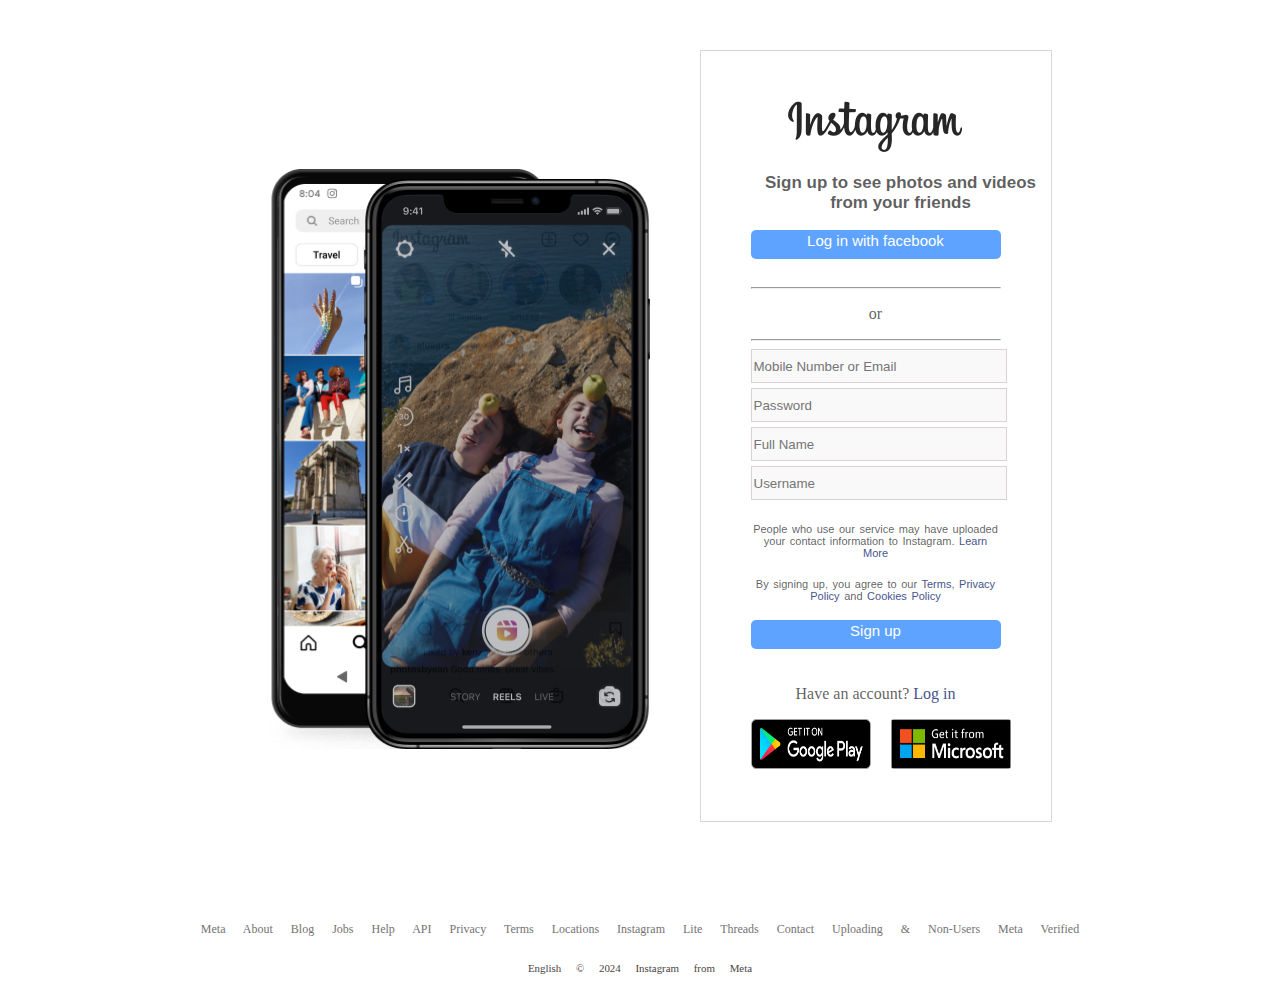
<file: instagram.html>
<!DOCTYPE html>
<html lang="en">
<head>
    <meta charset="UTF-8">
    <meta name="viewport" content="width=device-width, initial-scale=1.0">
    <title>Instagram</title>
    <link rel="stylesheet" href="styles.css">
</head>
<body>
    <section class="section">
        <div class="div1">
            <img src="instagram2.png" alt="">
        </div>
        <div class="div2">
            <div class="img-form">
                <img src="Screenshot 2024-12-07 at 13-54-30 Sign up • Instagram.png" alt="">
            </div>
            <div class="text1">
                <h3>Sign up to see photos and videos from your friends</h3>
            </div>
            <div class="login-signup">
                <button id="login1">Log in with facebook</button>
                <br>
            </div>
            <div class="or">
                <hr/><p>or</p><hr>
            </div>
            <div class="form">
                <form>
                    <div id="form no-or-email">
                        <input type="number or email" placeholder="Mobile Number or Email">
                    </div>
                    <div id="form password">
                        <input type="password" placeholder="Password">
                    </div>
                    <div id="form fullname">
                        <input type="text" placeholder="Full Name">
                    </div>
                    <div id="form username">
                        <input type="text" placeholder="Username">
                    </div>
                    <div class="learn-more">
                        <h5>People who use our service may have uploaded your contact information to Instagram. <a href="">Learn More</a></h5>
                    </div>
                    <div class="terms">
                        <h5>By signing up, you agree to our <a href="">Terms</a>, <a href="">Privacy Policy</a> and <a href="">Cookies Policy</a></h5>
                    </div>
                    <div class="login-signup">
                        <button id="login1">Sign up</button>
                    </div>
                </form>
                <div class="have-an-account">
                    <p>Have an account? <a href="">Log in</a></p>
                </div>
                <div class="get-the-app">
                    <img src="c5Rp7Ym-Klz.png" alt="" class="app-image">
                    <img src="EHY6QnZYdNX.png" alt="" class="app-image">
                </div>
            </div>
        </div>
    </section>
    <footer>
        <div class="footer1">
            <p id="footer1">Meta About Blog Jobs Help API Privacy Terms Locations Instagram Lite Threads Contact Uploading & Non-Users Meta Verified</p>
        </div>
        <div class="footer2">
            <h6 id="footer2">English
                © 2024 Instagram from Meta</h6>
        </div>
    </footer>
    
</body>
</html>
</file>
<file: styles.css>
.body{
    font-family: 'Franklin Gothic Medium', 'Arial Narrow', Arial, sans-serif;
}
section{
    justify-content: center;
    display: flex;
    flex-direction: row;
    border: none;
    align-items: center;
    margin-left: 20px;
    margin-top: 50px;
}
.div1{
    margin-right: 50px;
}
.div2{
    padding: 50px;
    width: 250px;
    border: 1px solid rgba(194, 179, 179, 0.541);
    align-items: center;
    justify-content: center;
    text-align: center;
    color: rgba(0, 0, 0, 0.644);
    height: 670px;
    display: inline-block;
    margin-bottom: 50px;
}
#login1{
    background-color: rgba(0, 110, 255, 0.63);
    margin-bottom: 20px;
    padding: 2px 20px 10px 20px ;
    text-align: center;
    border: none;
    width: 250px;
    border-radius: 5px;
    font-size: 15px;
    color: white;
}
.login-signup{
    text-align: center;
}
input{
    width: 250px;
    margin-bottom: 5px;
    height: 30px;
    text-align: left;
    background-color: rgba(194, 188, 188, 0.096);
    border: 1px solid rgba(194, 179, 179, 0.541);
}
h3{
    font-size: 17px;
    font-family: 'Trebuchet MS', 'Lucida Sans Unicode', 'Lucida Grande', 'Lucida Sans', Arial, sans-serif;
    width: 300px;
}


h5{
    font-size: 11px;
    font-family: sans-serif;
    font-weight: 100;
    word-spacing: 1.5px;
}
a{
    text-decoration: none;
    color: rgb(72, 85, 141)
}

.get-the-app{
    display: flex;
}
.app-image{
    width: 120px;
    margin-right: 20px;
    height: 50px;
    border-radius: 3px;
}
footer{
    justify-content: center;
    align-items: center;
    text-align: center;
    color: rgb(117, 114, 114);
    margin-top: 50px;
}
#footer1{
    display: flex;
    flex-direction: row;
    align-items: center;
    text-align: center;
    justify-content: center;
    word-spacing: 15px;
    font-size: 12px;
}
#footer2{
    display: flex;
    flex-direction: row;
    justify-content: center;
    word-wrap: break-word;
    word-spacing: 12px;
    font-size: 10.9px;
    font-weight: 100;
    color: rgb(73, 66, 66);
}
</file>
